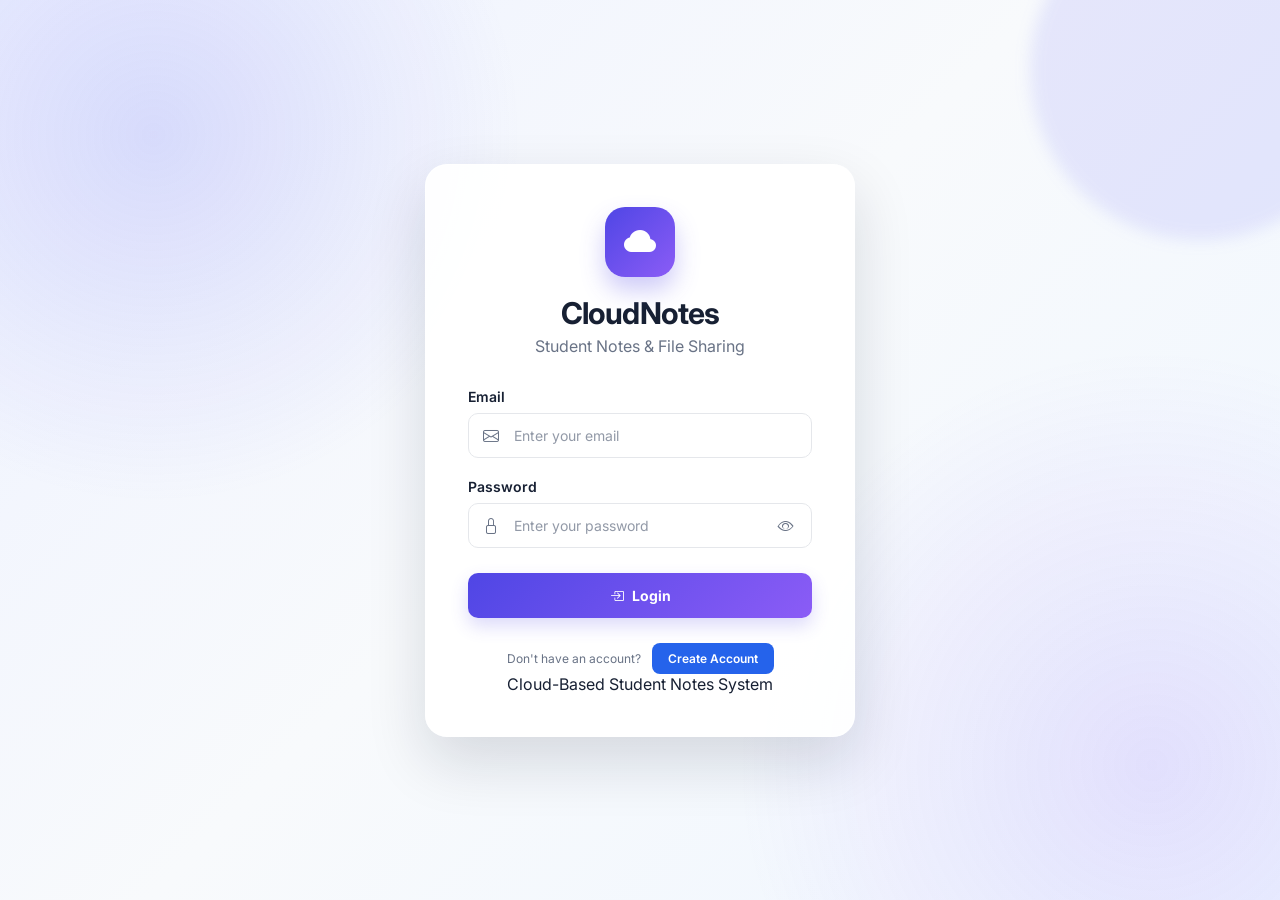
<file: frontend/index.html>
<!DOCTYPE html>
<html lang="en">

<head>
    <meta charset="UTF-8">
    <meta name="viewport" content="width=device-width, initial-scale=1.0">

    <title>CloudNotes | Login</title>

    <link rel="stylesheet" href="https://cdn.jsdelivr.net/npm/bootstrap-icons@1.11.3/font/bootstrap-icons.min.css">

    <link rel="stylesheet" href="css/style.css">
</head>

<body class="login-page">

    <div class="login-container">

        <div class="login-card">

            <div class="brand-logo">
                <i class="bi bi-cloud-fill"></i>
            </div>

            <h1>CloudNotes</h1>

            <p class="login-subtitle">
                Student Notes & File Sharing
            </p>

            <form id="loginForm">

                <div class="form-group">
                    <label>Email</label>

                    <div class="input-wrapper">
                        <i class="bi bi-envelope"></i>
                        <input type="email" id="email" placeholder="Enter your email" required>
                    </div>
                </div>

                <div class="form-group">
                    <label>Password</label>

                    <div class="input-wrapper">
                        <i class="bi bi-lock"></i>

                        <input type="password" id="password" placeholder="Enter your password" required>

                        <button type="button" class="password-toggle" onclick="togglePassword()">
                            <i class="bi bi-eye" id="passwordIcon"></i>
                        </button>
                    </div>
                </div>

                <button type="submit" class="btn btn-primary login-btn">
                    <i class="bi bi-box-arrow-in-right"></i>
                    Login
                </button>

            </form>

            <div id="loginMessage" class="message"></div>


            <p class="login-footer">
                Don't have an account?
                <a href="register.html">Create Account</a>
            </p>

                Cloud-Based Student Notes System
            </p>

        </div>

    </div>

    <script src="js/app.js"></script>

</body>

</html>
</file>
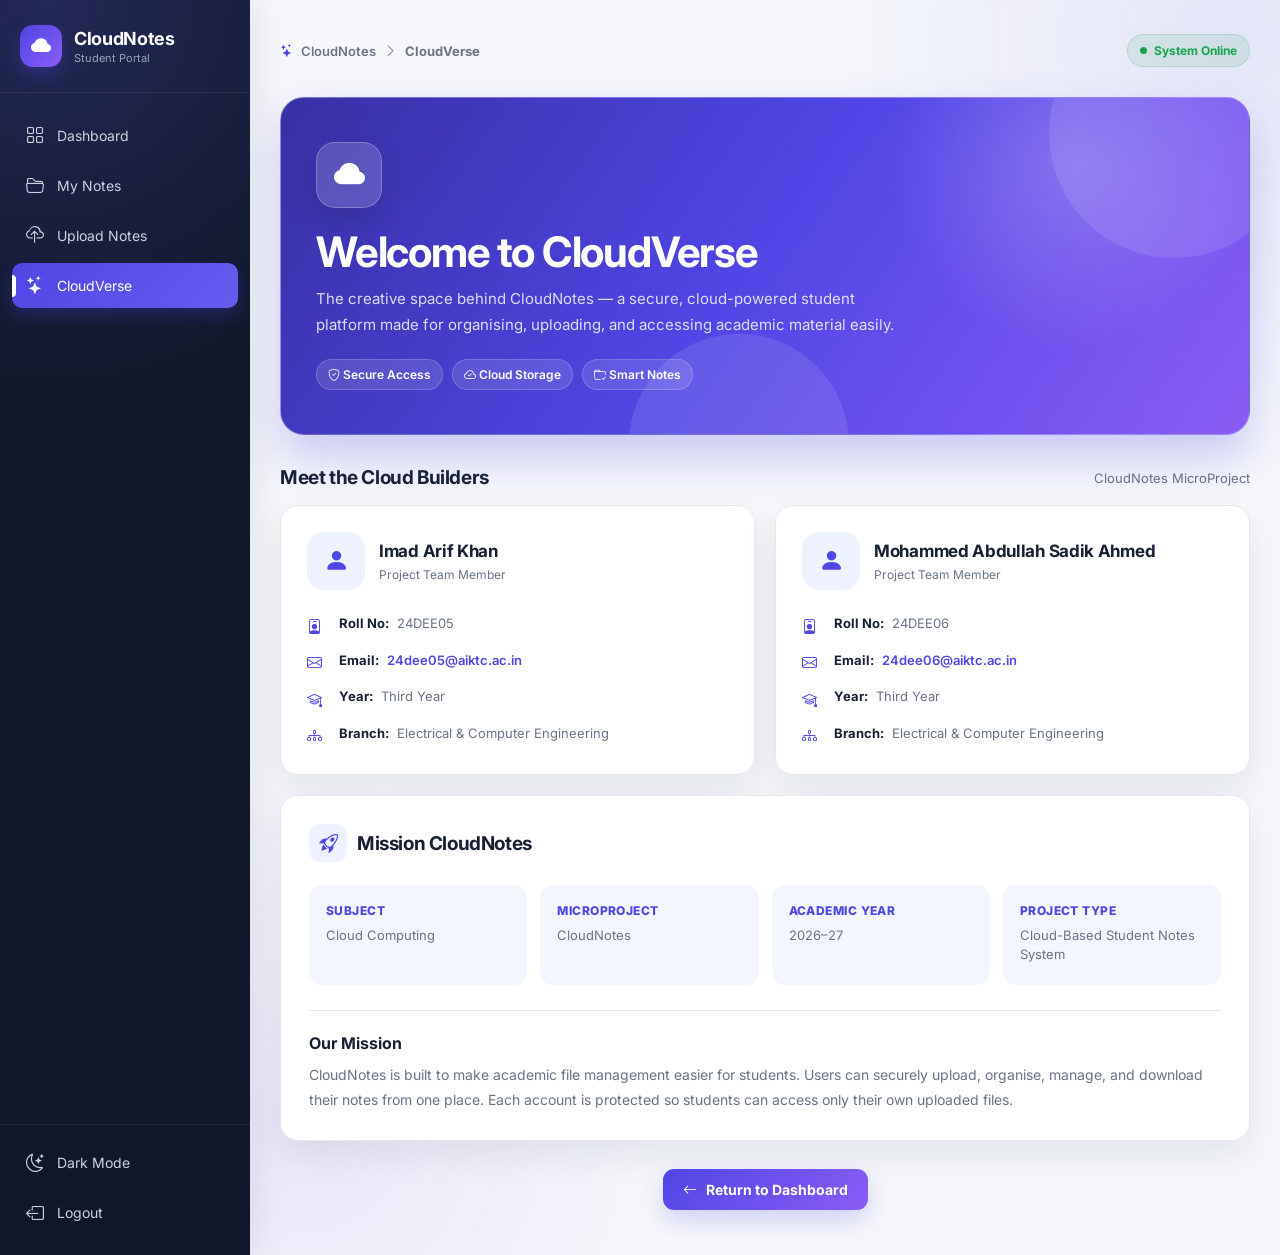
<file: frontend/about.html>
<!DOCTYPE html>
<html lang="en">

<head>
    <meta charset="UTF-8">
    <meta name="viewport" content="width=device-width, initial-scale=1.0">

    <title>CloudNotes | CloudVerse</title>

    <link rel="stylesheet" href="https://cdn.jsdelivr.net/npm/bootstrap-icons@1.11.3/font/bootstrap-icons.min.css">

    <!-- Main project CSS -->
    <link rel="stylesheet" href="css/style.css">

    <!-- CloudVerse page CSS only -->
    <style>
        .about-page {
            --cv-primary: var(--primary, #2563eb);
            --cv-accent: #8b5cf6;
            --cv-bg: #f5f7fb;
            --cv-surface: #ffffff;
            --cv-text: #172033;
            --cv-muted: #697386;
            --cv-border: #e5e7eb;
            --cv-soft: #eef2ff;
            --cv-shadow: 0 15px 35px rgba(15, 23, 42, 0.08);
            --cv-ease: cubic-bezier(0.16, 1, 0.3, 1);

            position: relative;
            min-height: 100vh;
            overflow: hidden;
            padding: 34px 30px 45px;
            background:
                radial-gradient(circle at 95% 3%, rgba(99, 102, 241, 0.12), transparent 25%),
                radial-gradient(circle at 5% 90%, rgba(139, 92, 246, 0.1), transparent 24%),
                var(--cv-bg);
            color: var(--cv-text);
            transition: background 500ms var(--cv-ease), color 500ms var(--cv-ease);
        }

        body.dark .about-page {
            --cv-bg: #0b1120;
            --cv-surface: #111b2e;
            --cv-text: #edf2f7;
            --cv-muted: #9aa9bd;
            --cv-border: #26364f;
            --cv-soft: rgba(79, 70, 229, 0.17);
            --cv-shadow: 0 18px 42px rgba(0, 0, 0, 0.28);
        }

        .about-page::after {
            content: "";
            position: fixed;
            top: 50%;
            left: 50%;
            z-index: 9999;
            width: 170vmax;
            height: 170vmax;
            border-radius: 50%;
            opacity: 0;
            pointer-events: none;
            transform: translate(-50%, -50%) scale(0);
        }

        body.cloudverse-wave .about-page::after {
            background:
                radial-gradient(circle, rgba(99, 102, 241, 0.45), rgba(79, 70, 229, 0.16) 36%, transparent 68%);
            animation: cloudverseWave 850ms var(--cv-ease) forwards;
        }

        .cloudverse-topbar {
            display: flex;
            align-items: center;
            justify-content: space-between;
            max-width: 1120px;
            margin: 0 auto 30px;
            animation: cloudverseSlideDown 600ms var(--cv-ease) both;
        }

        .cloudverse-topbar-left {
            display: flex;
            align-items: center;
            gap: 12px;
        }

        .cloudverse-menu-toggle {
            display: none;
            width: 42px;
            height: 42px;
            border: 1px solid var(--cv-border);
            border-radius: 11px;
            background: var(--cv-surface);
            color: var(--cv-text);
            cursor: pointer;
            font-size: 21px;
            transition: 220ms var(--cv-ease);
        }

        .cloudverse-menu-toggle:hover {
            border-color: var(--cv-primary);
            color: var(--cv-primary);
            transform: translateY(-2px);
        }

        .cloudverse-breadcrumb {
            display: flex;
            align-items: center;
            gap: 8px;
            color: var(--cv-muted);
            font-size: 13px;
            font-weight: 600;
        }

        .cloudverse-breadcrumb i:first-child {
            color: var(--cv-primary);
        }

        .cloudverse-status {
            display: inline-flex;
            align-items: center;
            gap: 7px;
            padding: 8px 12px;
            border: 1px solid rgba(22, 163, 74, 0.18);
            border-radius: 30px;
            background: rgba(22, 163, 74, 0.1);
            color: #16a34a;
            font-size: 12px;
            font-weight: 700;
        }

        .cloudverse-status::before {
            content: "";
            width: 7px;
            height: 7px;
            border-radius: 50%;
            background: currentColor;
            animation: cloudversePulse 2s infinite;
        }

        .about-container {
            position: relative;
            z-index: 1;
            max-width: 1120px;
            margin: auto;
        }

        .cloudverse-hero {
            position: relative;
            overflow: hidden;
            margin-bottom: 25px;
            padding: 44px 35px;
            border: 1px solid rgba(255, 255, 255, 0.25);
            border-radius: 24px;
            background:
                radial-gradient(circle at 82% 20%, rgba(255, 255, 255, 0.2), transparent 22%),
                linear-gradient(125deg, #3730a3 0%, #4f46e5 48%, #8b5cf6 100%);
            box-shadow: 0 22px 45px rgba(79, 70, 229, 0.26);
            color: #fff;
            animation: cloudverseHeroEnter 700ms 80ms var(--cv-ease) both;
        }

        .cloudverse-hero::before,
        .cloudverse-hero::after {
            content: "";
            position: absolute;
            border-radius: 50%;
            background: rgba(255, 255, 255, 0.1);
            pointer-events: none;
        }

        .cloudverse-hero::before {
            top: -90px;
            right: -50px;
            width: 250px;
            height: 250px;
        }

        .cloudverse-hero::after {
            bottom: -120px;
            left: 36%;
            width: 220px;
            height: 220px;
        }

        .cloudverse-hero-content {
            position: relative;
            z-index: 1;
            max-width: 650px;
        }

        .cloudverse-icon {
            display: grid;
            width: 66px;
            height: 66px;
            place-items: center;
            margin-bottom: 18px;
            border: 1px solid rgba(255, 255, 255, 0.24);
            border-radius: 19px;
            background: rgba(255, 255, 255, 0.16);
            box-shadow: 0 12px 24px rgba(15, 23, 42, 0.15);
            font-size: 31px;
            animation: cloudverseFloat 3s ease-in-out infinite;
        }

        .cloudverse-hero h1 {
            margin-bottom: 9px;
            font-size: clamp(30px, 4vw, 42px);
            letter-spacing: -1.2px;
        }

        .cloudverse-hero p {
            max-width: 600px;
            color: rgba(255, 255, 255, 0.82);
            font-size: 15px;
            line-height: 1.7;
        }

        .cloudverse-tags {
            display: flex;
            flex-wrap: wrap;
            gap: 9px;
            margin-top: 22px;
        }

        .cloudverse-tags span {
            padding: 7px 11px;
            border: 1px solid rgba(255, 255, 255, 0.18);
            border-radius: 20px;
            background: rgba(255, 255, 255, 0.12);
            color: #fff;
            font-size: 12px;
            font-weight: 600;
        }

        .cloudverse-section-heading {
            display: flex;
            align-items: center;
            justify-content: space-between;
            margin: 31px 0 16px;
        }

        .cloudverse-section-heading h2 {
            color: var(--cv-text);
            font-size: 19px;
            letter-spacing: -0.4px;
        }

        .cloudverse-section-heading span {
            color: var(--cv-muted);
            font-size: 13px;
        }

        .member-grid {
            display: grid;
            grid-template-columns: repeat(2, 1fr);
            gap: 20px;
        }

        .member-card,
        .project-card {
            border: 1px solid var(--cv-border);
            border-radius: 18px;
            background: var(--cv-surface);
            box-shadow: var(--cv-shadow);
            transition:
                transform 300ms var(--cv-ease),
                box-shadow 300ms var(--cv-ease),
                border-color 300ms var(--cv-ease),
                background 500ms var(--cv-ease);
        }

        .member-card {
            position: relative;
            overflow: hidden;
            padding: 26px;
            animation: cloudverseCardEnter 600ms var(--cv-ease) both;
        }

        .member-card:nth-child(2) {
            animation-delay: 110ms;
        }

        .member-card::before {
            content: "";
            position: absolute;
            top: 0;
            right: 0;
            left: 0;
            height: 4px;
            background: linear-gradient(90deg, var(--cv-primary), #8b5cf6);
            transform: scaleX(0);
            transform-origin: left;
            transition: transform 350ms var(--cv-ease);
        }

        .member-card:hover,
        .project-card:hover {
            border-color: rgba(79, 70, 229, 0.35);
            box-shadow: 0 22px 42px rgba(15, 23, 42, 0.13);
            transform: translateY(-6px);
        }

        .member-card:hover::before {
            transform: scaleX(1);
        }

        .member-profile {
            display: flex;
            align-items: center;
            gap: 14px;
            margin-bottom: 24px;
        }

        .member-icon {
            display: grid;
            width: 58px;
            height: 58px;
            flex-shrink: 0;
            place-items: center;
            border-radius: 17px;
            background: var(--cv-soft);
            color: var(--cv-primary);
            font-size: 25px;
            transition: 300ms var(--cv-ease);
        }

        .member-card:hover .member-icon {
            background: linear-gradient(135deg, var(--cv-primary), var(--cv-accent));
            box-shadow: 0 10px 20px rgba(79, 70, 229, 0.24);
            color: #fff;
            transform: rotate(-7deg) scale(1.08);
        }

        .member-card h3 {
            color: var(--cv-text);
            font-size: 17px;
            line-height: 1.35;
            letter-spacing: -0.3px;
        }

        .member-role {
            display: block;
            margin-top: 4px;
            color: var(--cv-muted);
            font-size: 12px;
        }

        .member-info {
            display: flex;
            flex-direction: column;
            gap: 12px;
        }

        .info-row {
            display: grid;
            grid-template-columns: 22px 1fr;
            gap: 10px;
            align-items: start;
            color: var(--cv-muted);
            font-size: 13px;
            line-height: 1.5;
            transition: transform 200ms var(--cv-ease), color 200ms var(--cv-ease);
        }

        .info-row:hover {
            color: var(--cv-text);
            transform: translateX(4px);
        }

        .info-row>i {
            padding-top: 2px;
            color: var(--cv-primary);
            font-size: 15px;
        }

        .info-label {
            margin-right: 4px;
            color: var(--cv-text);
            font-weight: 700;
        }

        .info-row a {
            color: var(--cv-primary);
            font-weight: 600;
            text-decoration: none;
        }

        .info-row a:hover {
            text-decoration: underline;
        }

        .project-card {
            margin-top: 20px;
            padding: 28px;
            animation: cloudverseCardEnter 650ms 220ms var(--cv-ease) both;
        }

        .project-title {
            display: flex;
            align-items: center;
            gap: 10px;
            margin-bottom: 23px;
            color: var(--cv-text);
            font-size: 19px;
            letter-spacing: -0.4px;
        }

        .project-title i {
            display: grid;
            width: 38px;
            height: 38px;
            place-items: center;
            border-radius: 11px;
            background: var(--cv-soft);
            color: var(--cv-primary);
            font-size: 19px;
        }

        .project-details {
            display: grid;
            grid-template-columns: repeat(4, 1fr);
            gap: 13px;
            margin-bottom: 25px;
        }

        .project-detail {
            min-height: 100px;
            padding: 16px;
            border: 1px solid transparent;
            border-radius: 13px;
            background: color-mix(in srgb, var(--cv-soft) 70%, transparent);
            color: var(--cv-muted);
            font-size: 13px;
            line-height: 1.45;
            transition: 250ms var(--cv-ease);
        }

        .project-detail:hover {
            border-color: rgba(79, 70, 229, 0.2);
            background: var(--cv-soft);
            color: var(--cv-text);
            transform: translateY(-3px);
        }

        .project-detail strong {
            display: block;
            margin-bottom: 7px;
            color: var(--cv-primary);
            font-size: 12px;
            font-weight: 800;
            text-transform: uppercase;
            letter-spacing: 0.45px;
        }

        .project-description {
            padding-top: 22px;
            border-top: 1px solid var(--cv-border);
        }

        .project-description h3 {
            margin-bottom: 9px;
            color: var(--cv-text);
            font-size: 16px;
        }

        .project-description p {
            max-width: 900px;
            color: var(--cv-muted);
            font-size: 14px;
            line-height: 1.8;
        }

        .back-dashboard {
            display: flex;
            justify-content: center;
            margin-top: 28px;
            animation: cloudverseCardEnter 650ms 320ms var(--cv-ease) both;
        }

        .back-dashboard a {
            position: relative;
            display: inline-flex;
            align-items: center;
            gap: 9px;
            overflow: hidden;
            padding: 12px 20px;
            border-radius: 11px;
            background: linear-gradient(135deg, var(--cv-primary), var(--cv-accent));
            box-shadow: 0 10px 22px rgba(79, 70, 229, 0.22);
            color: #fff;
            font-size: 14px;
            font-weight: 700;
            text-decoration: none;
            transition: 250ms var(--cv-ease);
        }

        .back-dashboard a::before {
            content: "";
            position: absolute;
            inset: 0;
            background: linear-gradient(105deg, transparent 32%, rgba(255, 255, 255, 0.27) 50%, transparent 68%);
            transform: translateX(-120%);
            transition: transform 600ms var(--cv-ease);
        }

        .back-dashboard a:hover {
            box-shadow: 0 16px 30px rgba(79, 70, 229, 0.3);
            transform: translateY(-3px);
        }

        .back-dashboard a:hover::before {
            transform: translateX(120%);
        }

        .sidebar-backdrop {
            display: none;
        }

        .about-exiting {
            pointer-events: none;
            animation: cloudverseExit 420ms var(--cv-ease) forwards;
        }

        @keyframes cloudverseSlideDown {
            from {
                opacity: 0;
                transform: translateY(-16px);
            }

            to {
                opacity: 1;
                transform: translateY(0);
            }
        }

        @keyframes cloudverseHeroEnter {
            from {
                opacity: 0;
                transform: translateY(22px) scale(0.98);
            }

            to {
                opacity: 1;
                transform: translateY(0) scale(1);
            }
        }

        @keyframes cloudverseCardEnter {
            from {
                opacity: 0;
                transform: translateY(20px);
            }

            to {
                opacity: 1;
                transform: translateY(0);
            }
        }

        @keyframes cloudverseFloat {

            0%,
            100% {
                transform: translateY(0);
            }

            50% {
                transform: translateY(-7px);
            }
        }

        @keyframes cloudversePulse {
            0% {
                box-shadow: 0 0 0 0 rgba(22, 163, 74, 0.45);
            }

            70% {
                box-shadow: 0 0 0 7px rgba(22, 163, 74, 0);
            }

            100% {
                box-shadow: 0 0 0 0 rgba(22, 163, 74, 0);
            }
        }

        @keyframes cloudverseWave {
            0% {
                opacity: 0.8;
                transform: translate(-50%, -50%) scale(0);
            }

            70% {
                opacity: 0.16;
            }

            100% {
                opacity: 0;
                transform: translate(-50%, -50%) scale(1);
            }
        }

        @keyframes cloudverseExit {
            to {
                opacity: 0;
                filter: blur(5px);
                transform: scale(0.985);
            }
        }

        @media (max-width: 1100px) {
            .project-details {
                grid-template-columns: repeat(2, 1fr);
            }
        }

        @media (max-width: 768px) {
            .about-page {
                padding: 20px 15px 34px;
            }

            .cloudverse-menu-toggle {
                display: grid;
                place-items: center;
            }

            .cloudverse-topbar {
                margin-bottom: 20px;
            }

            .cloudverse-status {
                display: none;
            }

            .cloudverse-hero {
                padding: 32px 23px;
                border-radius: 19px;
            }

            .member-grid {
                grid-template-columns: 1fr;
            }

            .sidebar-backdrop {
                position: fixed;
                inset: 0;
                z-index: 90;
                background: rgba(2, 6, 23, 0.52);
                opacity: 0;
                pointer-events: none;
                transition: opacity 250ms ease;
            }

            .sidebar-backdrop.show {
                opacity: 1;
                pointer-events: auto;
            }
        }

        @media (max-width: 500px) {
            .cloudverse-breadcrumb span {
                display: none;
            }

            .cloudverse-hero h1 {
                font-size: 30px;
            }

            .cloudverse-icon {
                width: 58px;
                height: 58px;
                font-size: 27px;
            }

            .member-card,
            .project-card {
                padding: 21px;
                border-radius: 15px;
            }

            .project-details {
                grid-template-columns: 1fr;
            }

            .project-detail {
                min-height: auto;
            }
        }

        @media (prefers-reduced-motion: reduce) {

            .about-page *,
            .about-page *::before,
            .about-page *::after {
                animation-duration: 0.01ms !important;
                animation-iteration-count: 1 !important;
                transition-duration: 0.01ms !important;
            }
        }
    </style>
</head>

<body>

    <div class="app">

        <!-- SIDEBAR -->
        <aside class="sidebar" id="sidebar">

            <div class="sidebar-brand">
                <div class="brand-icon">
                    <i class="bi bi-cloud-fill"></i>
                </div>

                <div>
                    <h2>CloudNotes</h2>
                    <span>Student Portal</span>
                </div>
            </div>

            <nav class="sidebar-nav">

                <a href="dashboard.html" class="nav-link">
                    <i class="bi bi-grid"></i>
                    <span>Dashboard</span>
                </a>

                <a href="files.html" class="nav-link">
                    <i class="bi bi-folder2-open"></i>
                    <span>My Notes</span>
                </a>

                <a href="upload.html" class="nav-link">
                    <i class="bi bi-cloud-upload"></i>
                    <span>Upload Notes</span>
                </a>

                <!-- Unique About Page Link -->
                <a href="about.html" class="nav-link active">
                    <i class="bi bi-stars"></i>
                    <span>CloudVerse</span>
                </a>

            </nav>

            <div class="sidebar-bottom">

                <button class="nav-link theme-btn" type="button" onclick="toggleTheme()">
                    <i class="bi bi-moon-stars"></i>
                    <span>Dark Mode</span>
                </button>

                <button class="nav-link logout-btn" type="button" onclick="logout()">
                    <i class="bi bi-box-arrow-left"></i>
                    <span>Logout</span>
                </button>

            </div>

        </aside>

        <div class="sidebar-backdrop" id="sidebarBackdrop"></div>

        <main class="main-content">

            <section class="about-page">

                <div class="cloudverse-topbar">

                    <div class="cloudverse-topbar-left">

                        <button class="cloudverse-menu-toggle" type="button" onclick="toggleSidebar()"
                            aria-label="Open menu">
                            <i class="bi bi-list"></i>
                        </button>

                        <div class="cloudverse-breadcrumb">
                            <i class="bi bi-stars"></i>
                            <span>CloudNotes</span>
                            <i class="bi bi-chevron-right"></i>
                            <strong>CloudVerse</strong>
                        </div>

                    </div>

                    <div class="cloudverse-status">System Online</div>

                </div>

                <div class="about-container">

                    <section class="cloudverse-hero">

                        <div class="cloudverse-hero-content">

                            <div class="cloudverse-icon">
                                <i class="bi bi-cloud-fill"></i>
                            </div>

                            <h1>Welcome to CloudVerse</h1>

                            <p>
                                The creative space behind CloudNotes — a secure,
                                cloud-powered student platform made for organising,
                                uploading, and accessing academic material easily.
                            </p>

                            <div class="cloudverse-tags">
                                <span><i class="bi bi-shield-check"></i> Secure Access</span>
                                <span><i class="bi bi-cloud-check"></i> Cloud Storage</span>
                                <span><i class="bi bi-folder-check"></i> Smart Notes</span>
                            </div>

                        </div>

                    </section>

                    <div class="cloudverse-section-heading">
                        <h2>Meet the Cloud Builders</h2>
                        <span>CloudNotes MicroProject</span>
                    </div>

                    <section class="member-grid">

                        <article class="member-card">

                            <div class="member-profile">
                                <div class="member-icon">
                                    <i class="bi bi-person-fill"></i>
                                </div>

                                <div>
                                    <h3>Imad Arif Khan</h3>
                                    <span class="member-role">Project Team Member</span>
                                </div>
                            </div>

                            <div class="member-info">

                                <div class="info-row">
                                    <i class="bi bi-person-badge"></i>
                                    <div>
                                        <span class="info-label">Roll No:</span>
                                        24DEE05
                                    </div>
                                </div>

                                <div class="info-row">
                                    <i class="bi bi-envelope"></i>
                                    <div>
                                        <span class="info-label">Email:</span>
                                        <a href="mailto:24dee05@aiktc.ac.in">24dee05@aiktc.ac.in</a>
                                    </div>
                                </div>

                                <div class="info-row">
                                    <i class="bi bi-mortarboard"></i>
                                    <div>
                                        <span class="info-label">Year:</span>
                                        Third Year
                                    </div>
                                </div>

                                <div class="info-row">
                                    <i class="bi bi-diagram-3"></i>
                                    <div>
                                        <span class="info-label">Branch:</span>
                                        Electrical &amp; Computer Engineering
                                    </div>
                                </div>

                            </div>

                        </article>

                        <article class="member-card">

                            <div class="member-profile">
                                <div class="member-icon">
                                    <i class="bi bi-person-fill"></i>
                                </div>

                                <div>
                                    <h3>Mohammed Abdullah Sadik Ahmed</h3>
                                    <span class="member-role">Project Team Member</span>
                                </div>
                            </div>

                            <div class="member-info">

                                <div class="info-row">
                                    <i class="bi bi-person-badge"></i>
                                    <div>
                                        <span class="info-label">Roll No:</span>
                                        24DEE06
                                    </div>
                                </div>

                                <div class="info-row">
                                    <i class="bi bi-envelope"></i>
                                    <div>
                                        <span class="info-label">Email:</span>
                                        <a href="mailto:24dee06@aiktc.ac.in">24dee06@aiktc.ac.in</a>
                                    </div>
                                </div>

                                <div class="info-row">
                                    <i class="bi bi-mortarboard"></i>
                                    <div>
                                        <span class="info-label">Year:</span>
                                        Third Year
                                    </div>
                                </div>

                                <div class="info-row">
                                    <i class="bi bi-diagram-3"></i>
                                    <div>
                                        <span class="info-label">Branch:</span>
                                        Electrical &amp; Computer Engineering
                                    </div>
                                </div>

                            </div>

                        </article>

                    </section>

                    <section class="project-card">

                        <h2 class="project-title">
                            <i class="bi bi-rocket-takeoff"></i>
                            Mission CloudNotes
                        </h2>

                        <div class="project-details">

                            <div class="project-detail">
                                <strong>Subject</strong>
                                Cloud Computing
                            </div>

                            <div class="project-detail">
                                <strong>MicroProject</strong>
                                CloudNotes
                            </div>

                            <div class="project-detail">
                                <strong>Academic Year</strong>
                                2026–27
                            </div>

                            <div class="project-detail">
                                <strong>Project Type</strong>
                                Cloud-Based Student Notes System
                            </div>

                        </div>

                        <div class="project-description">
                            <h3>Our Mission</h3>

                            <p>
                                CloudNotes is built to make academic file management easier
                                for students. Users can securely upload, organise, manage,
                                and download their notes from one place. Each account is
                                protected so students can access only their own uploaded files.
                            </p>
                        </div>

                    </section>

                    <div class="back-dashboard">
                        <a href="dashboard.html">
                            <i class="bi bi-arrow-left"></i>
                            Return to Dashboard
                        </a>
                    </div>

                </div>

            </section>

        </main>

    </div>

    <script>
        const sidebar = document.getElementById("sidebar");
        const sidebarBackdrop = document.getElementById("sidebarBackdrop");
        const themeButton = document.querySelector(".theme-btn");

        function updateThemeButton() {
            const isDark = document.body.classList.contains("dark");

            themeButton.querySelector("i").className = isDark
                ? "bi bi-sun-fill"
                : "bi bi-moon-stars";

            themeButton.querySelector("span").textContent = isDark
                ? "Light Mode"
                : "Dark Mode";
        }

        function toggleTheme() {
            document.body.classList.remove("cloudverse-wave");
            void document.body.offsetWidth;

            document.body.classList.toggle("dark");
            document.body.classList.add("cloudverse-wave");

            localStorage.setItem(
                "cloudNotesTheme",
                document.body.classList.contains("dark") ? "dark" : "light"
            );

            updateThemeButton();
        }

        function toggleSidebar() {
            sidebar.classList.toggle("open");
            sidebarBackdrop.classList.toggle("show");
        }

        sidebarBackdrop.addEventListener("click", toggleSidebar);

        function logout() {
            document.querySelector(".app").classList.add("about-exiting");

            setTimeout(() => {
                window.location.href = "index.html";
            }, 420);
        }

        if (localStorage.getItem("cloudNotesTheme") === "dark") {
            document.body.classList.add("dark");
        }

        updateThemeButton();
    </script>

</body>

</html>
</file>
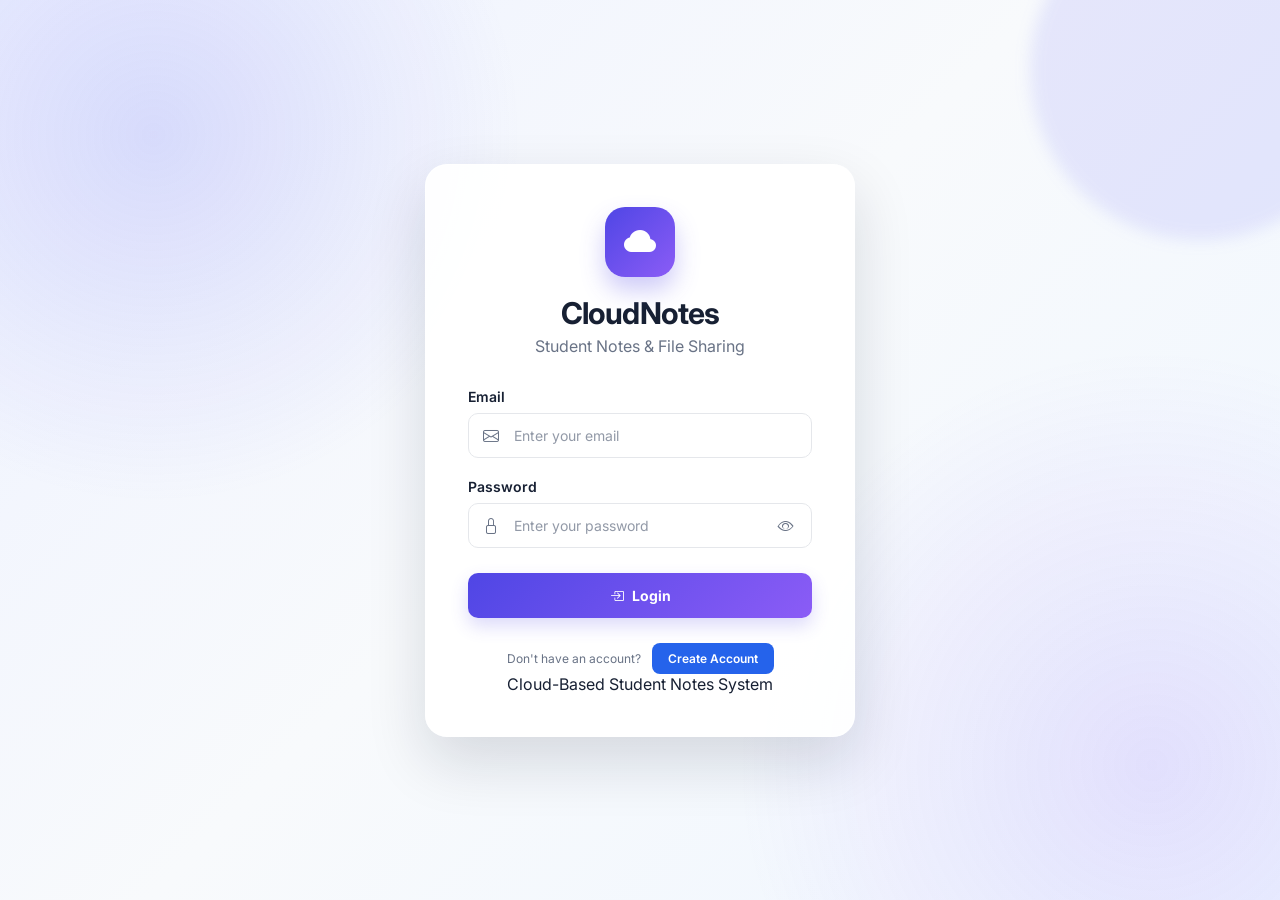
<file: frontend/dashboard.html>
<!DOCTYPE html>
<html lang="en">

<head>

    <meta charset="UTF-8">
    <meta name="viewport" content="width=device-width, initial-scale=1.0">

    <title>CloudNotes | Dashboard</title>

    <link rel="stylesheet" href="https://cdn.jsdelivr.net/npm/bootstrap-icons@1.11.3/font/bootstrap-icons.min.css">

    <link rel="stylesheet" href="css/style.css">

</head>

<body>

    <div class="app">

        <!-- SIDEBAR -->

        <aside class="sidebar" id="sidebar">

            <div class="sidebar-brand">

                <div class="brand-icon">
                    <i class="bi bi-cloud-fill"></i>
                </div>

                <div>
                    <h2>CloudNotes</h2>
                    <span>Student Portal</span>
                </div>

            </div>


            <nav class="sidebar-nav">

                <a href="dashboard.html" class="nav-link active">
                    <i class="bi bi-grid"></i>
                    <span>Dashboard</span>
                </a>

                <a href="files.html" class="nav-link">
                    <i class="bi bi-folder2-open"></i>
                    <span>My Notes</span>
                </a>

                <a href="upload.html" class="nav-link">
                    <i class="bi bi-cloud-upload"></i>
                    <span>Upload Notes</span>
                </a>

                <a href="about.html" class="nav-link active">
                    <i class="bi bi-stars"></i>
                    <span>CloudVerse</span>
                </a>

            </nav>


            <div class="sidebar-bottom">

                <button class="nav-link theme-btn" onclick="toggleTheme()">
                    <i class="bi bi-moon-stars"></i>
                    <span>Dark Mode</span>
                </button>

                <button class="nav-link logout-btn" onclick="logout()">
                    <i class="bi bi-box-arrow-left"></i>
                    <span>Logout</span>
                </button>

            </div>

        </aside>


        <!-- MAIN -->

        <main class="main-content">

            <!-- TOPBAR -->

            <header class="topbar">

                <button class="mobile-menu" onclick="toggleSidebar()">
                    <i class="bi bi-list"></i>
                </button>

                <div>

                    <h1>Dashboard</h1>

                    <p>
                        Welcome back to CloudNotes 👋
                    </p>

                </div>

                <div class="topbar-actions">

                    <button class="icon-btn" onclick="toggleTheme()">
                        <i class="bi bi-moon-stars"></i>
                    </button>

                    <div class="user-avatar">
                        IM
                    </div>

                </div>

            </header>


            <!-- DASHBOARD -->

            <section class="content">


                <!-- STAT CARDS -->

                <div class="stats-grid">

                    <div class="stat-card">

                        <div class="stat-icon blue">
                            <i class="bi bi-folder-fill"></i>
                        </div>

                        <div>

                            <span>Total Notes</span>

                            <h2 id="totalFiles">
                                0
                            </h2>

                        </div>

                    </div>


                    <div class="stat-card">

                        <div class="stat-icon green">
                            <i class="bi bi-cloud-arrow-up-fill"></i>
                        </div>

                        <div>

                            <span>My Uploads</span>

                            <h2 id="myUploads">
                                0
                            </h2>

                        </div>

                    </div>


                    <div class="stat-card">

                        <div class="stat-icon purple">
                            <i class="bi bi-hdd-fill"></i>
                        </div>

                        <div>

                            <span>Storage Used</span>

                            <h2 id="storageUsed">
                                0 MB
                            </h2>

                        </div>

                    </div>


                    <div class="stat-card">

                        <div class="stat-icon orange">
                            <i class="bi bi-book-fill"></i>
                        </div>

                        <div>

                            <span>Subjects</span>

                            <h2 id="totalSubjects">
                                0
                            </h2>

                        </div>

                    </div>

                </div>


                <!-- QUICK ACTIONS -->

                <div class="section-header">

                    <div>

                        <h2>Quick Actions</h2>

                        <p>
                            Manage your academic notes
                        </p>

                    </div>

                </div>


                <div class="quick-grid">

                    <a href="upload.html" class="quick-card">

                        <div class="quick-icon">
                            <i class="bi bi-cloud-upload"></i>
                        </div>

                        <div>

                            <h3>Upload Notes</h3>

                            <p>
                                Upload a PDF or document
                            </p>

                        </div>

                        <i class="bi bi-arrow-right"></i>

                    </a>


                    <a href="files.html" class="quick-card">

                        <div class="quick-icon">
                            <i class="bi bi-folder2-open"></i>
                        </div>

                        <div>

                            <h3>View Notes</h3>

                            <p>
                                Browse all available notes
                            </p>

                        </div>

                        <i class="bi bi-arrow-right"></i>

                    </a>

                </div>


                <!-- RECENT FILES -->

                <div class="section-header">

                    <div>

                        <h2>Recent Notes</h2>

                        <p>
                            Recently uploaded documents
                        </p>

                    </div>

                    <a href="files.html" class="view-all">
                        View All
                    </a>

                </div>


                <div class="table-card">

                    <div class="table-responsive">

                        <table>

                            <thead>

                                <tr>
                                    <th>File</th>
                                    <th>Subject</th>
                                    <th>Uploaded By</th>
                                    <th>Date</th>
                                    <th>Action</th>
                                </tr>

                            </thead>

                            <tbody id="recentFiles">

                            </tbody>

                        </table>

                    </div>

                </div>

            </section>

        </main>

    </div>


    <script src="js/app.js"></script>

</body>

</html>
</file>
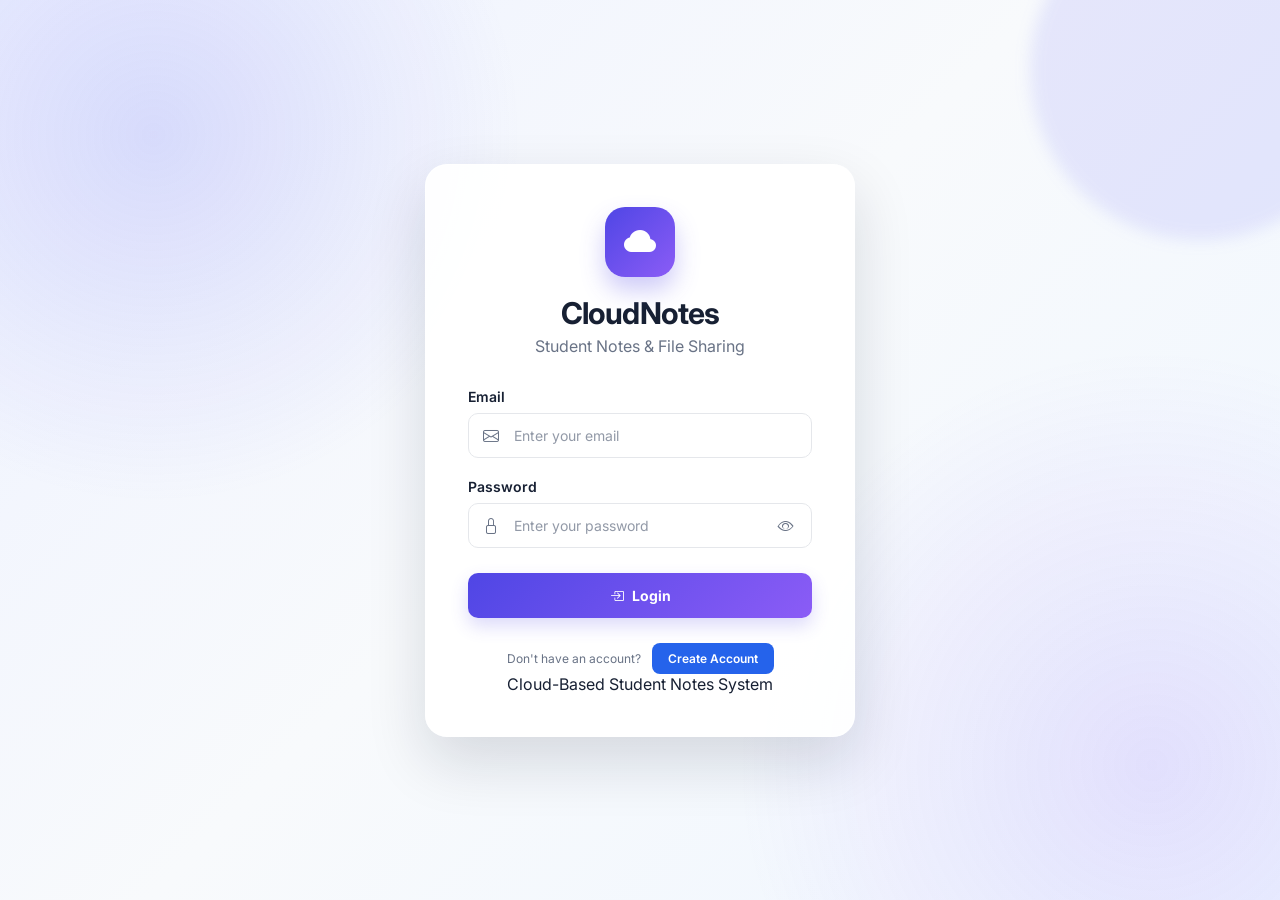
<file: frontend/files.html>
<!DOCTYPE html>
<html lang="en">

<head>

    <meta charset="UTF-8">

    <meta name="viewport" content="width=device-width, initial-scale=1.0">

    <title>CloudNotes | My Notes</title>

    <link rel="stylesheet" href="https://cdn.jsdelivr.net/npm/bootstrap-icons@1.11.3/font/bootstrap-icons.min.css">

    <link rel="stylesheet" href="css/style.css">

</head>

<body>

    <div class="app">

        <!-- SIDEBAR -->

        <aside class="sidebar" id="sidebar">

            <div class="sidebar-brand">

                <div class="brand-icon">
                    <i class="bi bi-cloud-fill"></i>
                </div>

                <div>
                    <h2>CloudNotes</h2>
                    <span>Student Portal</span>
                </div>

            </div>


            <nav class="sidebar-nav">

                <a href="dashboard.html" class="nav-link">
                    <i class="bi bi-grid"></i>
                    <span>Dashboard</span>
                </a>

                <a href="files.html" class="nav-link active">
                    <i class="bi bi-folder2-open"></i>
                    <span>My Notes</span>
                </a>

                <a href="upload.html" class="nav-link">
                    <i class="bi bi-cloud-upload"></i>
                    <span>Upload Notes</span>
                </a>
                <a href="about.html" class="nav-link active">
                    <i class="bi bi-stars"></i>
                    <span>CloudVerse</span>
                </a>

            </nav>


            <div class="sidebar-bottom">

                <button class="nav-link theme-btn" onclick="toggleTheme()">
                    <i class="bi bi-moon-stars"></i>
                    <span>Dark Mode</span>
                </button>

                <button class="nav-link logout-btn" onclick="logout()">
                    <i class="bi bi-box-arrow-left"></i>
                    <span>Logout</span>
                </button>

            </div>

        </aside>


        <main class="main-content">

            <header class="topbar">

                <button class="mobile-menu" onclick="toggleSidebar()">
                    <i class="bi bi-list"></i>
                </button>

                <div>

                    <h1>My Notes</h1>

                    <p>
                        Manage your academic documents
                    </p>

                </div>

                <div class="topbar-actions">

                    <button class="icon-btn" onclick="toggleTheme()">
                        <i class="bi bi-moon-stars"></i>
                    </button>

                    <div class="user-avatar">
                        IM
                    </div>

                </div>

            </header>


            <section class="content">

                <!-- PAGE HEADER -->

                <div class="page-actions">

                    <div>

                        <h2>All Notes</h2>

                        <p>
                            Search and manage your uploaded documents.
                        </p>

                    </div>

                    <a href="upload.html" class="btn btn-primary">

                        <i class="bi bi-cloud-upload"></i>

                        Upload Note

                    </a>

                </div>


                <!-- FILTER -->

                <div class="filter-card">

                    <div class="search-box">

                        <i class="bi bi-search"></i>

                        <input type="text" id="searchFiles" placeholder="Search notes..." oninput="renderFiles()">

                    </div>


                    <select id="subjectFilter" onchange="renderFiles()">

                        <option value="all">
                            All Subjects
                        </option>

                        <option value="Cloud Computing">
                            Cloud Computing
                        </option>

                        <option value="Python">
                            Python
                        </option>

                        <option value="DBMS">
                            DBMS
                        </option>

                        <option value="Machine Learning">
                            Machine Learning
                        </option>

                    </select>

                </div>


                <!-- FILE TABLE -->

                <div class="table-card">

                    <div class="table-responsive">

                        <table>

                            <thead>

                                <tr>

                                    <th>File</th>
                                    <th>Subject</th>
                                    <th>Uploaded By</th>
                                    <th>Date</th>
                                    <th>Size</th>
                                    <th>Action</th>

                                </tr>

                            </thead>

                            <tbody id="filesTable">

                            </tbody>

                        </table>

                    </div>

                    <div id="emptyState" class="empty-state">

                        <i class="bi bi-folder-x"></i>

                        <h3>No Notes Found</h3>

                        <p>
                            Upload your first academic note.
                        </p>

                        <a href="upload.html" class="btn btn-primary">

                            Upload Note

                        </a>

                    </div>

                </div>

            </section>

        </main>

    </div>

    <script src="js/app.js"></script>

</body>

</html>
</file>
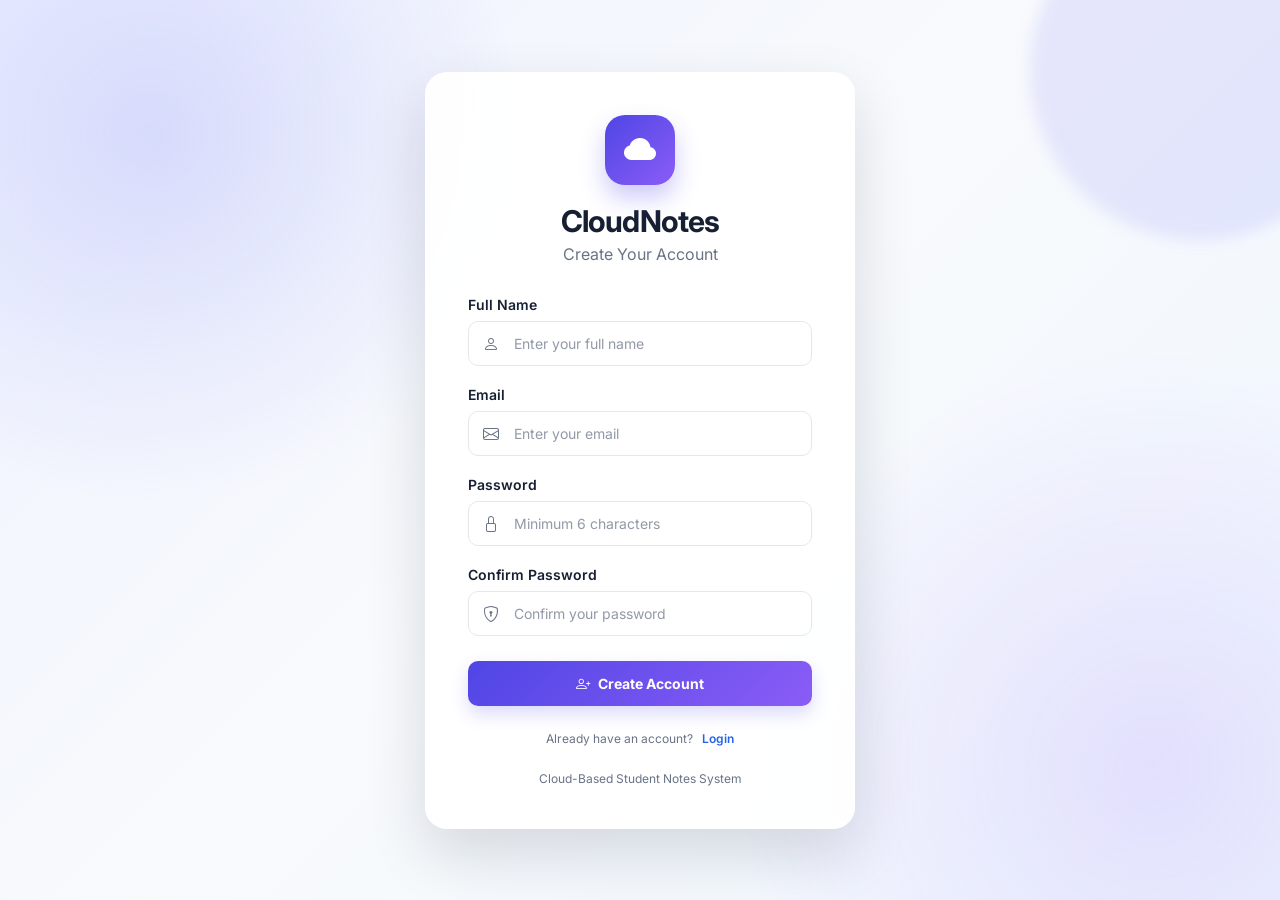
<file: frontend/register.html>
<!DOCTYPE html>
<html lang="en">

<head>
    <meta charset="UTF-8">
    <meta name="viewport" content="width=device-width, initial-scale=1.0">

    <title>CloudNotes | Register</title>

    <link rel="stylesheet" href="https://cdn.jsdelivr.net/npm/bootstrap-icons@1.11.3/font/bootstrap-icons.min.css">

    <link rel="stylesheet" href="css/style.css">
</head>

<body class="login-page">

    <div class="login-container">

        <div class="login-card">

            <div class="brand-logo">
                <i class="bi bi-cloud-fill"></i>
            </div>

            <h1>CloudNotes</h1>

            <p class="login-subtitle">
                Create Your Account
            </p>

            <form id="registerForm">

                <div class="form-group">
                    <label>Full Name</label>

                    <div class="input-wrapper">
                        <i class="bi bi-person"></i>
                        <input
                            type="text"
                            id="registerName"
                            placeholder="Enter your full name"
                            required
                            maxlength="100"
                        >
                    </div>
                </div>

                <div class="form-group">
                    <label>Email</label>

                    <div class="input-wrapper">
                        <i class="bi bi-envelope"></i>
                        <input
                            type="email"
                            id="registerEmail"
                            placeholder="Enter your email"
                            required
                        >
                    </div>
                </div>

                <div class="form-group">
                    <label>Password</label>

                    <div class="input-wrapper">
                        <i class="bi bi-lock"></i>
                        <input
                            type="password"
                            id="registerPassword"
                            placeholder="Minimum 6 characters"
                            minlength="6"
                            required
                        >
                    </div>
                </div>

                <div class="form-group">
                    <label>Confirm Password</label>

                    <div class="input-wrapper">
                        <i class="bi bi-shield-lock"></i>
                        <input
                            type="password"
                            id="registerConfirmPassword"
                            placeholder="Confirm your password"
                            minlength="6"
                            required
                        >
                    </div>
                </div>

                <button type="submit" class="btn btn-primary login-btn">
                    <i class="bi bi-person-plus"></i>
                    Create Account
                </button>

            </form>

            <div id="registerMessage" class="message"></div>

            <p class="login-footer">
                Already have an account?
                <a href="index.html">Login</a>
            </p>

            <p class="login-footer">
                Cloud-Based Student Notes System
            </p>

        </div>

    </div>

    <script src="js/app.js"></script>

</body>

</html>
</file>
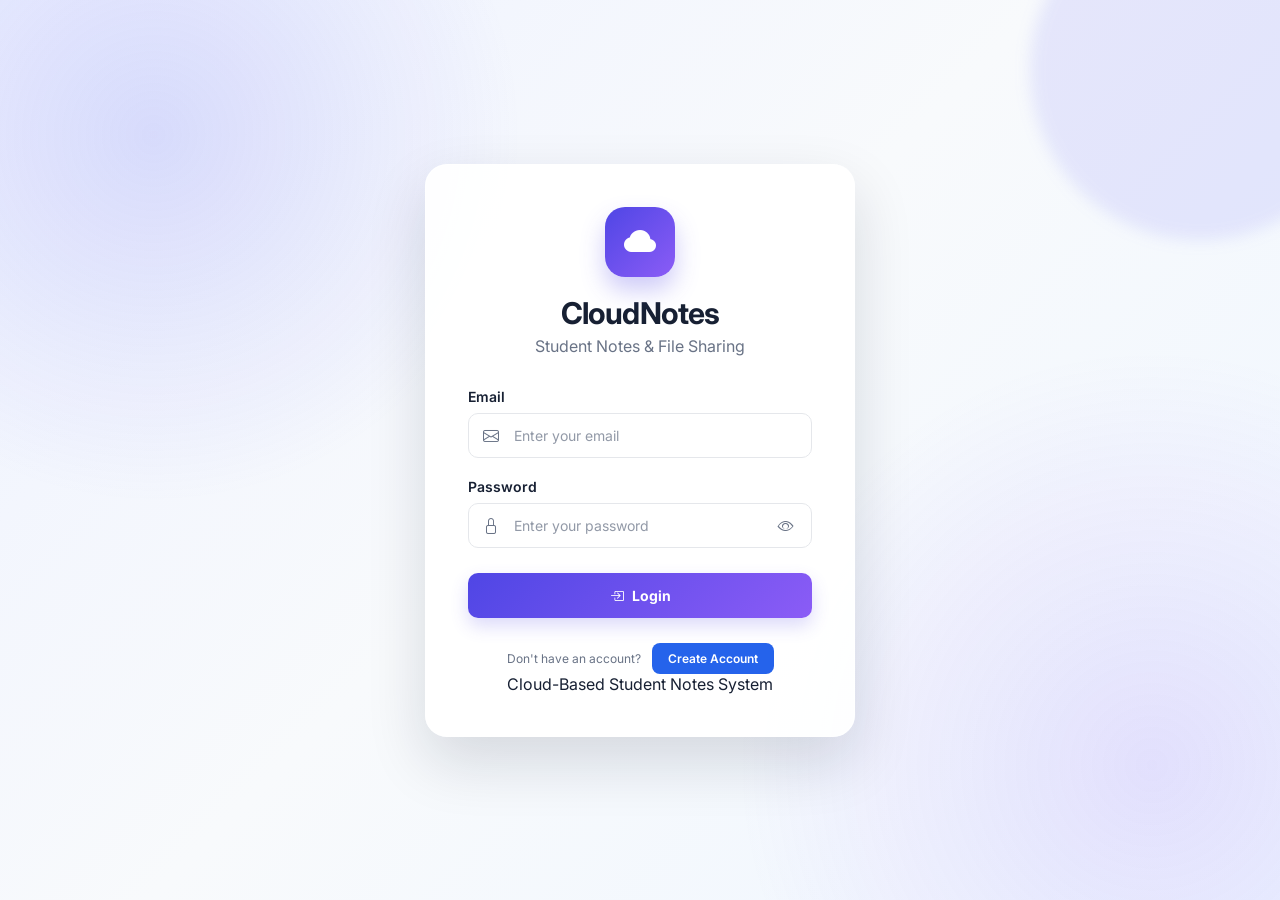
<file: frontend/upload.html>
<!DOCTYPE html>
<html lang="en">

<head>

    <meta charset="UTF-8">

    <meta name="viewport" content="width=device-width, initial-scale=1.0">

    <title>CloudNotes | Upload</title>

    <link rel="stylesheet" href="https://cdn.jsdelivr.net/npm/bootstrap-icons@1.11.3/font/bootstrap-icons.min.css">

    <link rel="stylesheet" href="css/style.css">

</head>

<body>

    <div class="app">

        <!-- SIDEBAR -->

        <aside class="sidebar" id="sidebar">

            <div class="sidebar-brand">

                <div class="brand-icon">
                    <i class="bi bi-cloud-fill"></i>
                </div>

                <div>

                    <h2>CloudNotes</h2>

                    <span>Student Portal</span>

                </div>

            </div>


            <nav class="sidebar-nav">

                <a href="dashboard.html" class="nav-link">

                    <i class="bi bi-grid"></i>
                    <span>Dashboard</span>

                </a>

                <a href="files.html" class="nav-link">

                    <i class="bi bi-folder2-open"></i>
                    <span>My Notes</span>

                </a>

                <a href="upload.html" class="nav-link active">

                    <i class="bi bi-cloud-upload"></i>
                    <span>Upload Notes</span>

                </a>

                <a href="about.html" class="nav-link active">
                    <i class="bi bi-stars"></i>
                    <span>CloudVerse</span>
                </a>

            </nav>


            <div class="sidebar-bottom">

                <button class="nav-link theme-btn" onclick="toggleTheme()">

                    <i class="bi bi-moon-stars"></i>

                    <span>Dark Mode</span>

                </button>

                <button class="nav-link logout-btn" onclick="logout()">

                    <i class="bi bi-box-arrow-left"></i>

                    <span>Logout</span>

                </button>

            </div>

        </aside>


        <main class="main-content">

            <header class="topbar">

                <button class="mobile-menu" onclick="toggleSidebar()">

                    <i class="bi bi-list"></i>

                </button>

                <div>

                    <h1>Upload Notes</h1>

                    <p>
                        Add a new academic document
                    </p>

                </div>

                <div class="topbar-actions">

                    <button class="icon-btn" onclick="toggleTheme()">

                        <i class="bi bi-moon-stars"></i>

                    </button>

                    <div class="user-avatar">
                        IM
                    </div>

                </div>

            </header>


            <section class="content">

                <div class="upload-layout">

                    <div class="form-card">

                        <div class="card-header">

                            <h2>Upload Document</h2>

                            <p>
                                Add information about your note.
                            </p>

                        </div>


                        <form id="uploadForm">

                            <div class="form-row">

                                <div class="form-group">

                                    <label>
                                        Note Title
                                    </label>

                                    <input type="text" id="noteTitle" placeholder="e.g. Cloud Computing Unit 1"
                                        required>

                                </div>


                                <div class="form-group">

                                    <label>
                                        Subject
                                    </label>

                                    <select id="noteSubject" required>

                                        <option value="">
                                            Select Subject
                                        </option>

                                        <option>
                                            Cloud Computing
                                        </option>

                                        <option>
                                            Python
                                        </option>

                                        <option>
                                            DBMS
                                        </option>

                                        <option>
                                            Machine Learning
                                        </option>

                                        <option>
                                            Other
                                        </option>

                                    </select>

                                </div>

                            </div>


                            <div class="form-group">

                                <label>
                                    Description
                                </label>

                                <textarea id="noteDescription" rows="4" placeholder="Short description..."></textarea>

                            </div>


                            <div class="form-group">

                                <label>
                                    Select PDF
                                </label>

                                <div class="upload-zone" id="uploadZone">

                                    <i class="bi bi-cloud-arrow-up"></i>

                                    <h3>
                                        Choose a file
                                    </h3>

                                    <p>
                                        PDF files up to 10 MB
                                    </p>

                                    <input type="file" id="noteFile" accept=".pdf" required>

                                </div>

                                <div id="selectedFile" class="selected-file">

                                </div>

                            </div>


                            <div id="uploadMessage" class="message">

                            </div>


                            <div class="form-actions">

                                <a href="files.html" class="btn btn-secondary">

                                    Cancel

                                </a>

                                <button type="submit" class="btn btn-primary">

                                    <i class="bi bi-cloud-upload"></i>

                                    Upload Note

                                </button>

                            </div>

                        </form>

                    </div>


                    <!-- INFORMATION -->

                    <div class="info-card">

                        <div class="info-icon">

                            <i class="bi bi-cloud-check"></i>

                        </div>

                        <h2>Cloud Storage</h2>

                        <p>
                            Your notes will be securely stored
                            in cloud storage.
                        </p>

                        <div class="info-list">

                            <div>
                                <i class="bi bi-check-circle"></i>
                                PDF documents
                            </div>

                            <div>
                                <i class="bi bi-check-circle"></i>
                                Easy access
                            </div>

                            <div>
                                <i class="bi bi-check-circle"></i>
                                Secure storage
                            </div>

                            <div>
                                <i class="bi bi-check-circle"></i>
                                Download anytime
                            </div>

                        </div>

                    </div>

                </div>

            </section>

        </main>

    </div>


    <script src="js/app.js"></script>

</body>

</html>
</file>
<file: frontend/css/style.css>
@import url("https://fonts.googleapis.com/css2?family=Inter:wght@400;500;600;700;800&display=swap");

* {
    margin: 0;
    padding: 0;
    box-sizing: border-box;
}

:root {
    --primary: #4f46e5;
    --primary-dark: #3730a3;
    --primary-light: #eef2ff;
    --accent: #8b5cf6;

    --background: #f5f7fb;
    --surface: #ffffff;
    --surface-muted: #f8fafc;
    --input-bg: #ffffff;

    --text: #172033;
    --muted: #697386;
    --border: #e5e7eb;

    --sidebar: #10172a;
    --sidebar-hover: rgba(255, 255, 255, 0.09);

    --success: #16a34a;
    --danger: #dc2626;
    --warning: #f59e0b;

    --blue-soft: #e8efff;
    --green-soft: #dcfce7;
    --purple-soft: #f0eaff;
    --orange-soft: #fff0df;
    --red-soft: #fee2e2;

    --login-bg:
        radial-gradient(circle at 12% 15%, rgba(99, 102, 241, 0.18), transparent 27%),
        radial-gradient(circle at 90% 85%, rgba(139, 92, 246, 0.15), transparent 30%),
        linear-gradient(135deg, #eef2ff 0%, #f8fafc 48%, #eff6ff 100%);

    --shadow-sm: 0 4px 14px rgba(15, 23, 42, 0.06);
    --shadow: 0 12px 32px rgba(15, 23, 42, 0.08);
    --shadow-lg: 0 25px 60px rgba(15, 23, 42, 0.14);
    --shadow-primary: 0 12px 28px rgba(79, 70, 229, 0.25);

    --radius-sm: 10px;
    --radius: 16px;
    --radius-lg: 22px;

    --ease-out: cubic-bezier(0.16, 1, 0.3, 1);
    --ease-spring: cubic-bezier(0.34, 1.56, 0.64, 1);
    --transition-fast: 180ms var(--ease-out);
    --transition: 320ms var(--ease-out);
    --transition-slow: 550ms var(--ease-out);
}

/* =========================
   DARK MODE
========================= */

body.dark {
    --background: #0b1120;
    --surface: #111b2e;
    --surface-muted: #18243a;
    --input-bg: #0e1728;

    --text: #edf2f7;
    --muted: #9aa9bd;
    --border: #26364f;

    --sidebar: #070d19;
    --sidebar-hover: rgba(255, 255, 255, 0.08);

    --blue-soft: rgba(79, 70, 229, 0.18);
    --green-soft: rgba(22, 163, 74, 0.16);
    --purple-soft: rgba(139, 92, 246, 0.16);
    --orange-soft: rgba(245, 158, 11, 0.15);
    --red-soft: rgba(220, 38, 38, 0.16);

    --login-bg:
        radial-gradient(circle at 12% 15%, rgba(99, 102, 241, 0.2), transparent 26%),
        radial-gradient(circle at 90% 85%, rgba(139, 92, 246, 0.16), transparent 30%),
        linear-gradient(135deg, #070d19 0%, #0b1120 52%, #111b2e 100%);

    --shadow-sm: 0 4px 16px rgba(0, 0, 0, 0.2);
    --shadow: 0 14px 35px rgba(0, 0, 0, 0.26);
    --shadow-lg: 0 28px 65px rgba(0, 0, 0, 0.4);
}

/* =========================
   GLOBAL
========================= */

html {
    scroll-behavior: smooth;
}

body {
    min-height: 100vh;
    overflow-x: hidden;
    font-family: "Inter", Arial, sans-serif;
    background: var(--background);
    color: var(--text);
    transition:
        background-color var(--transition-slow),
        color var(--transition-slow);
}

body::after {
    content: "";
    position: fixed;
    top: 50%;
    left: 50%;
    width: 170vmax;
    height: 170vmax;
    pointer-events: none;
    border-radius: 50%;
    z-index: 9999;
    opacity: 0;
    transform: translate(-50%, -50%) scale(0);
}

body.dark::after {
    background:
        radial-gradient(circle, rgba(99, 102, 241, 0.42) 0%, rgba(79, 70, 229, 0.18) 34%, transparent 68%);
    animation: darkThemeWave 850ms var(--ease-out) forwards;
}

body:not(.dark)::after {
    background:
        radial-gradient(circle, rgba(255, 255, 255, 0.95) 0%, rgba(224, 231, 255, 0.52) 35%, transparent 68%);
    animation: lightThemeWave 850ms var(--ease-out) forwards;
}

a {
    color: inherit;
    text-decoration: none;
}

button,
input,
select,
textarea {
    font: inherit;
}

button {
    -webkit-tap-highlight-color: transparent;
}

button,
.btn,
.icon-btn,
.nav-link,
.action-btn,
.password-toggle,
.upload-zone {
    transition:
        transform var(--transition-fast),
        background-color var(--transition),
        border-color var(--transition),
        color var(--transition),
        box-shadow var(--transition),
        opacity var(--transition);
}

input,
select,
textarea {
    width: 100%;
    border: 1px solid var(--border);
    border-radius: var(--radius-sm);
    outline: none;
    padding: 13px 14px;
    background: var(--input-bg);
    color: var(--text);
    font-size: 14px;
    transition:
        background-color var(--transition),
        border-color var(--transition),
        color var(--transition),
        box-shadow var(--transition),
        transform var(--transition-fast);
}

input::placeholder,
textarea::placeholder {
    color: var(--muted);
    opacity: 0.72;
}

input:hover,
select:hover,
textarea:hover {
    border-color: color-mix(in srgb, var(--primary) 35%, var(--border));
}

input:focus,
select:focus,
textarea:focus {
    border-color: var(--primary);
    box-shadow: 0 0 0 4px rgba(79, 70, 229, 0.12);
}

input:focus-visible,
select:focus-visible,
textarea:focus-visible,
button:focus-visible,
a:focus-visible {
    outline: 3px solid rgba(79, 70, 229, 0.35);
    outline-offset: 3px;
}

/* =========================
   LOGIN
========================= */

.login-page {
    position: relative;
    min-height: 100vh;
    display: flex;
    align-items: center;
    justify-content: center;
    overflow: hidden;
    padding: 20px;
    background: var(--login-bg);
    transition: background var(--transition-slow);
}

.login-page::before,
.login-page::after {
    content: "";
    position: absolute;
    border-radius: 50%;
    filter: blur(8px);
    pointer-events: none;
}

.login-page::before {
    width: 340px;
    height: 340px;
    top: -100px;
    right: -90px;
    background: rgba(99, 102, 241, 0.13);
    animation: floatBlob 9s ease-in-out infinite alternate;
}

.login-page::after {
    width: 260px;
    height: 260px;
    bottom: -120px;
    left: -60px;
    background: rgba(139, 92, 246, 0.12);
    animation: floatBlob 11s ease-in-out infinite alternate-reverse;
}

.login-container {
    position: relative;
    z-index: 1;
    width: 100%;
    max-width: 430px;
    animation: loginEnter 720ms var(--ease-out) both;
}

.login-card {
    padding: 42px;
    overflow: hidden;
    text-align: center;
    border: 1px solid rgba(255, 255, 255, 0.5);
    border-radius: var(--radius-lg);
    background: color-mix(in srgb, var(--surface) 93%, transparent);
    box-shadow: var(--shadow-lg);
    backdrop-filter: blur(18px);
    -webkit-backdrop-filter: blur(18px);
    transition:
        background-color var(--transition-slow),
        border-color var(--transition-slow),
        box-shadow var(--transition);
}

body.dark .login-card {
    border-color: rgba(148, 163, 184, 0.16);
}

.login-card:hover {
    box-shadow: 0 30px 72px rgba(15, 23, 42, 0.18);
}

.brand-logo {
    width: 70px;
    height: 70px;
    display: flex;
    align-items: center;
    justify-content: center;
    margin: 0 auto 18px;
    border-radius: 20px;
    background: linear-gradient(135deg, var(--primary), var(--accent));
    box-shadow: 0 13px 25px rgba(79, 70, 229, 0.28);
    color: #fff;
    font-size: 32px;
    animation: logoPop 700ms 180ms var(--ease-spring) both;
}

.login-card h1 {
    margin-bottom: 5px;
    font-size: 30px;
    letter-spacing: -0.8px;
}

.login-subtitle {
    margin-bottom: 32px;
    color: var(--muted);
}

.form-group {
    margin-bottom: 20px;
    text-align: left;
}

.form-group label {
    display: block;
    margin-bottom: 8px;
    color: var(--text);
    font-size: 14px;
    font-weight: 600;
}

.input-wrapper {
    position: relative;
}

.input-wrapper > i {
    position: absolute;
    top: 50%;
    left: 15px;
    z-index: 1;
    color: var(--muted);
    transform: translateY(-50%);
    transition: color var(--transition);
}

.input-wrapper:focus-within > i {
    color: var(--primary);
}

.input-wrapper input {
    padding-right: 45px;
    padding-left: 45px;
}

.password-toggle {
    position: absolute;
    top: 50%;
    right: 10px;
    display: grid;
    width: 32px;
    height: 32px;
    place-items: center;
    border: none;
    border-radius: 8px;
    background: transparent;
    color: var(--muted);
    cursor: pointer;
    transform: translateY(-50%);
}

.password-toggle:hover {
    background: var(--primary-light);
    color: var(--primary);
}

.password-toggle:active {
    transform: translateY(-50%) scale(0.9);
}

.btn {
    position: relative;
    display: inline-flex;
    align-items: center;
    justify-content: center;
    gap: 8px;
    overflow: hidden;
    border: none;
    border-radius: var(--radius-sm);
    padding: 12px 18px;
    cursor: pointer;
    font-size: 14px;
    font-weight: 700;
    isolation: isolate;
}

.btn::before {
    content: "";
    position: absolute;
    inset: 0;
    z-index: -1;
    background: linear-gradient(105deg, transparent 30%, rgba(255, 255, 255, 0.24) 48%, transparent 66%);
    transform: translateX(-120%);
    transition: transform 600ms var(--ease-out);
}

.btn:hover::before {
    transform: translateX(120%);
}

.btn:active {
    transform: translateY(1px) scale(0.98);
}

.btn-primary {
    background: linear-gradient(135deg, var(--primary), var(--accent));
    box-shadow: 0 8px 18px rgba(79, 70, 229, 0.2);
    color: #fff;
}

.btn-primary:hover {
    box-shadow: var(--shadow-primary);
    transform: translateY(-2px);
}

.btn-secondary {
    border: 1px solid var(--border);
    background: var(--surface-muted);
    color: var(--text);
}

.btn-secondary:hover {
    border-color: color-mix(in srgb, var(--primary) 35%, var(--border));
    background: var(--primary-light);
    color: var(--primary);
    transform: translateY(-1px);
}

.login-btn {
    width: 100%;
    margin-top: 5px;
    padding: 14px;
}

.demo-login {
    margin-top: 25px;
    padding: 15px;
    border: 1px solid color-mix(in srgb, var(--primary) 16%, transparent);
    border-radius: var(--radius-sm);
    background: color-mix(in srgb, var(--primary-light) 75%, transparent);
    color: var(--muted);
    font-size: 13px;
    transition: background-color var(--transition), border-color var(--transition);
}

.demo-login strong {
    display: block;
    margin-bottom: 5px;
    color: var(--primary);
}

.demo-login p {
    margin: 3px;
}

.login-footer {
    margin-top: 25px;
    color: var(--muted);
    font-size: 12px;
}

/* =========================
   APP
========================= */

.app {
    display: flex;
    min-height: 100vh;
    animation: appReveal 650ms var(--ease-out) both;
}

.app.is-logging-out {
    pointer-events: none;
    animation: appExit 450ms var(--ease-out) forwards;
}

/* =========================
   SIDEBAR
========================= */

.sidebar {
    position: fixed;
    top: 0;
    bottom: 0;
    left: 0;
    z-index: 100;
    display: flex;
    width: 250px;
    flex-direction: column;
    overflow: hidden;
    background:
        radial-gradient(circle at 20% 0%, rgba(99, 102, 241, 0.22), transparent 32%),
        var(--sidebar);
    box-shadow: 8px 0 30px rgba(15, 23, 42, 0.08);
    color: #fff;
    transition:
        transform var(--transition),
        background-color var(--transition-slow),
        box-shadow var(--transition);
    animation: sidebarEnter 650ms var(--ease-out) both;
}

.sidebar-brand {
    display: flex;
    align-items: center;
    gap: 12px;
    padding: 25px 20px;
    border-bottom: 1px solid rgba(255, 255, 255, 0.08);
}

.brand-icon {
    display: flex;
    width: 42px;
    height: 42px;
    align-items: center;
    justify-content: center;
    border-radius: 13px;
    background: linear-gradient(135deg, var(--primary), var(--accent));
    box-shadow: 0 8px 18px rgba(79, 70, 229, 0.3);
    font-size: 20px;
}

.sidebar-brand h2 {
    font-size: 18px;
    letter-spacing: -0.35px;
}

.sidebar-brand span {
    display: block;
    margin-top: 2px;
    color: #94a3b8;
    font-size: 11px;
}

.sidebar-nav {
    flex: 1;
    padding: 20px 12px;
}

.nav-link {
    position: relative;
    display: flex;
    width: 100%;
    align-items: center;
    gap: 13px;
    margin-bottom: 5px;
    padding: 12px 14px;
    border: none;
    border-radius: 10px;
    background: transparent;
    color: #cbd5e1;
    cursor: pointer;
    font-size: 14px;
    text-align: left;
}

.nav-link::before {
    content: "";
    position: absolute;
    left: 0;
    width: 4px;
    height: 0;
    border-radius: 0 5px 5px 0;
    background: #fff;
    transition: height var(--transition-fast);
}

.nav-link i {
    font-size: 18px;
    transition: transform var(--transition-fast);
}

.nav-link:hover {
    background: var(--sidebar-hover);
    color: #fff;
    transform: translateX(3px);
}

.nav-link:hover i {
    transform: scale(1.08);
}

.nav-link.active {
    background: linear-gradient(135deg, var(--primary), #665cf0);
    box-shadow: 0 8px 17px rgba(79, 70, 229, 0.24);
    color: #fff;
}

.nav-link.active::before {
    height: 22px;
}

.sidebar-bottom {
    padding: 15px 12px;
    border-top: 1px solid rgba(255, 255, 255, 0.08);
}

.logout-btn:hover {
    background: rgba(220, 38, 38, 0.2);
    color: #fecaca;
}

.logout-btn:active {
    transform: translateX(-2px) scale(0.98);
}

/* =========================
   MAIN
========================= */

.main-content {
    width: calc(100% - 250px);
    min-height: 100vh;
    margin-left: 250px;
    background:
        radial-gradient(circle at 95% 2%, color-mix(in srgb, var(--primary) 6%, transparent), transparent 25%),
        var(--background);
    transition:
        background var(--transition-slow),
        color var(--transition-slow);
}

.topbar {
    position: sticky;
    top: 0;
    z-index: 50;
    display: flex;
    height: 80px;
    align-items: center;
    justify-content: space-between;
    padding: 0 32px;
    border-bottom: 1px solid var(--border);
    background: color-mix(in srgb, var(--surface) 88%, transparent);
    backdrop-filter: blur(16px);
    -webkit-backdrop-filter: blur(16px);
    transition:
        background-color var(--transition-slow),
        border-color var(--transition-slow),
        box-shadow var(--transition);
}

.topbar h1 {
    margin-bottom: 3px;
    font-size: 22px;
    letter-spacing: -0.5px;
}

.topbar p {
    color: var(--muted);
    font-size: 13px;
}

.topbar-actions {
    display: flex;
    align-items: center;
    gap: 12px;
}

.icon-btn {
    display: grid;
    width: 40px;
    height: 40px;
    place-items: center;
    border: 1px solid var(--border);
    border-radius: var(--radius-sm);
    background: var(--surface);
    color: var(--text);
    cursor: pointer;
    font-size: 17px;
}

.icon-btn:hover {
    border-color: color-mix(in srgb, var(--primary) 35%, var(--border));
    background: var(--primary-light);
    box-shadow: var(--shadow-sm);
    color: var(--primary);
    transform: translateY(-2px);
}

.icon-btn:active {
    transform: translateY(0) scale(0.92);
}

.icon-btn i {
    transition: transform 500ms var(--ease-spring);
}

.icon-btn:hover i {
    transform: rotate(15deg) scale(1.1);
}

.user-avatar {
    display: flex;
    width: 40px;
    height: 40px;
    align-items: center;
    justify-content: center;
    border: 2px solid color-mix(in srgb, var(--primary) 20%, transparent);
    border-radius: 50%;
    background: linear-gradient(135deg, var(--primary), var(--accent));
    box-shadow: 0 6px 14px rgba(79, 70, 229, 0.2);
    color: #fff;
    font-size: 13px;
    font-weight: 800;
    transition: transform var(--transition-fast), box-shadow var(--transition);
}

.user-avatar:hover {
    box-shadow: var(--shadow-primary);
    transform: scale(1.08) rotate(5deg);
}

.mobile-menu {
    display: none;
    border: none;
    background: transparent;
    color: var(--text);
    cursor: pointer;
    font-size: 25px;
}

/* =========================
   CONTENT
========================= */

.content {
    padding: 30px;
    animation: contentEnter 700ms 100ms var(--ease-out) both;
}

.section-header,
.page-actions {
    display: flex;
    align-items: center;
    justify-content: space-between;
    margin-bottom: 18px;
}

.section-header h2,
.page-actions h2 {
    margin-bottom: 4px;
    font-size: 18px;
    letter-spacing: -0.35px;
}

.section-header p,
.page-actions p {
    color: var(--muted);
    font-size: 13px;
}

.view-all {
    position: relative;
    color: var(--primary);
    font-size: 13px;
    font-weight: 700;
}

.view-all::after {
    content: "";
    position: absolute;
    right: 0;
    bottom: -3px;
    left: 0;
    height: 2px;
    border-radius: 4px;
    background: currentColor;
    transform: scaleX(0);
    transform-origin: right;
    transition: transform var(--transition);
}

.view-all:hover::after {
    transform: scaleX(1);
    transform-origin: left;
}

/* =========================
   STATS
========================= */

.stats-grid {
    display: grid;
    grid-template-columns: repeat(4, 1fr);
    gap: 18px;
    margin-bottom: 35px;
}

.stat-card {
    display: flex;
    align-items: center;
    gap: 15px;
    padding: 20px;
    border: 1px solid var(--border);
    border-radius: var(--radius);
    background: var(--surface);
    box-shadow: var(--shadow);
    transition:
        transform var(--transition),
        background-color var(--transition-slow),
        border-color var(--transition),
        box-shadow var(--transition);
    animation: cardEnter 550ms var(--ease-out) both;
}

.stat-card:nth-child(1) { animation-delay: 80ms; }
.stat-card:nth-child(2) { animation-delay: 150ms; }
.stat-card:nth-child(3) { animation-delay: 220ms; }
.stat-card:nth-child(4) { animation-delay: 290ms; }

.stat-card:hover {
    border-color: color-mix(in srgb, var(--primary) 32%, var(--border));
    box-shadow: 0 18px 35px rgba(15, 23, 42, 0.12);
    transform: translateY(-5px);
}

.stat-icon {
    display: flex;
    width: 48px;
    height: 48px;
    flex-shrink: 0;
    align-items: center;
    justify-content: center;
    border-radius: 13px;
    font-size: 21px;
    transition: transform var(--transition) , box-shadow var(--transition);
}

.stat-card:hover .stat-icon {
    box-shadow: 0 8px 16px rgba(15, 23, 42, 0.1);
    transform: scale(1.08) rotate(-5deg);
}

.stat-icon.blue {
    background: var(--blue-soft);
    color: #3b5bdb;
}

.stat-icon.green {
    background: var(--green-soft);
    color: var(--success);
}

.stat-icon.purple {
    background: var(--purple-soft);
    color: var(--accent);
}

.stat-icon.orange {
    background: var(--orange-soft);
    color: #ea580c;
}

.stat-card span {
    color: var(--muted);
    font-size: 12px;
}

.stat-card h2 {
    margin-top: 4px;
    font-size: 25px;
    letter-spacing: -0.8px;
}

/* =========================
   QUICK CARDS
========================= */

.quick-grid {
    display: grid;
    grid-template-columns: repeat(2, 1fr);
    gap: 18px;
    margin-bottom: 35px;
}

.quick-card {
    display: flex;
    align-items: center;
    gap: 15px;
    padding: 20px;
    border: 1px solid var(--border);
    border-radius: var(--radius);
    background: var(--surface);
    box-shadow: var(--shadow);
    transition:
        transform var(--transition),
        background-color var(--transition-slow),
        border-color var(--transition),
        box-shadow var(--transition);
    animation: cardEnter 600ms 300ms var(--ease-out) both;
}

.quick-card:hover {
    border-color: color-mix(in srgb, var(--primary) 42%, var(--border));
    box-shadow: 0 18px 35px rgba(15, 23, 42, 0.12);
    transform: translateY(-5px);
}

.quick-icon {
    display: flex;
    width: 45px;
    height: 45px;
    flex-shrink: 0;
    align-items: center;
    justify-content: center;
    border-radius: 12px;
    background: var(--blue-soft);
    color: var(--primary);
    font-size: 20px;
    transition: transform var(--transition) , background-color var(--transition);
}

.quick-card:hover .quick-icon {
    background: var(--primary);
    color: #fff;
    transform: rotate(-8deg) scale(1.08);
}

.quick-card h3 {
    margin-bottom: 3px;
    font-size: 15px;
}

.quick-card p {
    color: var(--muted);
    font-size: 12px;
}

.quick-card > i {
    margin-left: auto;
    color: var(--muted);
    transition: color var(--transition), transform var(--transition);
}

.quick-card:hover > i {
    color: var(--primary);
    transform: translateX(4px);
}

/* =========================
   TABLE
========================= */

.table-card {
    overflow: hidden;
    border: 1px solid var(--border);
    border-radius: var(--radius);
    background: var(--surface);
    box-shadow: var(--shadow);
    transition:
        background-color var(--transition-slow),
        border-color var(--transition),
        box-shadow var(--transition);
    animation: cardEnter 650ms 380ms var(--ease-out) both;
}

.table-responsive {
    overflow-x: auto;
}

.table-responsive::-webkit-scrollbar {
    width: 7px;
    height: 7px;
}

.table-responsive::-webkit-scrollbar-thumb {
    border-radius: 10px;
    background: color-mix(in srgb, var(--muted) 38%, transparent);
}

table {
    width: 100%;
    min-width: 700px;
    border-collapse: collapse;
}

th {
    padding: 15px 18px;
    background: color-mix(in srgb, var(--muted) 8%, transparent);
    color: var(--muted);
    font-size: 12px;
    font-weight: 700;
    letter-spacing: 0.2px;
    text-align: left;
}

td {
    padding: 15px 18px;
    border-top: 1px solid var(--border);
    font-size: 13px;
    transition: background-color var(--transition);
}

tbody tr {
    animation: rowEnter 450ms var(--ease-out) both;
}

tbody tr:hover td {
    background: color-mix(in srgb, var(--primary) 4%, transparent);
}

.file-name {
    display: flex;
    align-items: center;
    gap: 10px;
    font-weight: 700;
}

.file-icon {
    display: flex;
    width: 34px;
    height: 34px;
    align-items: center;
    justify-content: center;
    border-radius: 9px;
    background: var(--red-soft);
    color: var(--danger);
    transition: transform var(--transition-fast);
}

tbody tr:hover .file-icon {
    transform: rotate(-6deg) scale(1.08);
}

.badge {
    display: inline-block;
    padding: 5px 9px;
    border-radius: 20px;
    background: var(--blue-soft);
    color: var(--primary);
    font-size: 11px;
    font-weight: 700;
}

.action-btn {
    display: inline-grid;
    width: 34px;
    height: 34px;
    place-items: center;
    margin-right: 4px;
    border: none;
    border-radius: 9px;
    background: transparent;
    cursor: pointer;
    font-size: 17px;
}

.action-btn:hover {
    background: var(--surface-muted);
    transform: translateY(-2px);
}

.action-btn:active {
    transform: scale(0.9);
}

.download-btn {
    color: var(--primary);
}

.download-btn:hover {
    background: var(--blue-soft);
}

.delete-btn {
    color: var(--danger);
}

.delete-btn:hover {
    background: var(--red-soft);
}

/* Add .is-removing before deleting an item with JavaScript */
tbody tr.is-removing,
.quick-card.is-removing,
.stat-card.is-removing {
    pointer-events: none;
    animation: itemRemove 420ms var(--ease-out) forwards;
}

/* =========================
   FILTER
========================= */

.filter-card {
    display: flex;
    gap: 12px;
    margin-bottom: 20px;
    padding: 15px;
    border: 1px solid var(--border);
    border-radius: var(--radius);
    background: var(--surface);
    box-shadow: var(--shadow-sm);
    transition:
        background-color var(--transition-slow),
        border-color var(--transition),
        box-shadow var(--transition);
    animation: cardEnter 500ms var(--ease-out) both;
}

.filter-card:focus-within {
    border-color: color-mix(in srgb, var(--primary) 35%, var(--border));
    box-shadow: 0 8px 24px rgba(79, 70, 229, 0.09);
}

.search-box {
    position: relative;
    flex: 1;
}

.search-box i {
    position: absolute;
    top: 50%;
    left: 14px;
    color: var(--muted);
    transform: translateY(-50%);
    transition: color var(--transition);
}

.search-box:focus-within i {
    color: var(--primary);
}

.search-box input {
    padding-left: 40px;
}

.filter-card select {
    width: 220px;
}

/* =========================
   UPLOAD
========================= */

.upload-layout {
    display: grid;
    max-width: 1050px;
    grid-template-columns: 1fr 320px;
    gap: 25px;
}

.form-card,
.info-card {
    padding: 25px;
    border: 1px solid var(--border);
    border-radius: var(--radius);
    background: var(--surface);
    box-shadow: var(--shadow);
    transition:
        transform var(--transition),
        background-color var(--transition-slow),
        border-color var(--transition),
        box-shadow var(--transition);
    animation: cardEnter 600ms var(--ease-out) both;
}

.info-card {
    animation-delay: 120ms;
}

.form-card:hover,
.info-card:hover {
    box-shadow: 0 18px 38px rgba(15, 23, 42, 0.11);
}

.card-header {
    margin-bottom: 25px;
}

.card-header h2 {
    margin-bottom: 5px;
    font-size: 18px;
    letter-spacing: -0.35px;
}

.card-header p {
    color: var(--muted);
    font-size: 13px;
}

.form-row {
    display: grid;
    grid-template-columns: 1fr 1fr;
    gap: 15px;
}

textarea {
    min-height: 110px;
    resize: vertical;
}

.upload-zone {
    position: relative;
    overflow: hidden;
    padding: 35px 20px;
    border: 2px dashed color-mix(in srgb, var(--muted) 35%, transparent);
    border-radius: 14px;
    background: color-mix(in srgb, var(--surface-muted) 60%, transparent);
    cursor: pointer;
    text-align: center;
}

.upload-zone::before {
    content: "";
    position: absolute;
    inset: -100%;
    background: linear-gradient(115deg, transparent 42%, rgba(79, 70, 229, 0.1) 50%, transparent 58%);
    transform: translateX(-45%);
    transition: transform 900ms var(--ease-out);
}

.upload-zone:hover,
.upload-zone.dragging {
    border-color: var(--primary);
    background: color-mix(in srgb, var(--primary) 5%, var(--surface));
    box-shadow: inset 0 0 0 1px rgba(79, 70, 229, 0.08);
    transform: translateY(-2px);
}

.upload-zone:hover::before,
.upload-zone.dragging::before {
    transform: translateX(45%);
}

.upload-zone i,
.upload-zone h3,
.upload-zone p,
.upload-zone input {
    position: relative;
    z-index: 1;
}

.upload-zone i {
    display: inline-block;
    color: var(--primary);
    font-size: 35px;
    transition: transform var(--transition), color var(--transition);
}

.upload-zone:hover i,
.upload-zone.dragging i {
    color: var(--accent);
    transform: translateY(-4px) scale(1.12);
}

.upload-zone h3 {
    margin: 10px 0 5px;
    font-size: 15px;
}

.upload-zone p {
    margin-bottom: 15px;
    color: var(--muted);
    font-size: 12px;
}

.upload-zone input {
    max-width: 300px;
    padding: 8px;
    cursor: pointer;
}

.selected-file {
    margin-top: 10px;
    color: var(--success);
    font-size: 13px;
    font-weight: 600;
    animation: messageEnter 360ms var(--ease-out) both;
}

.form-actions {
    display: flex;
    justify-content: flex-end;
    gap: 10px;
    margin-top: 25px;
}

/* =========================
   INFO CARD
========================= */

.info-card {
    height: fit-content;
}

.info-icon {
    display: flex;
    width: 55px;
    height: 55px;
    align-items: center;
    justify-content: center;
    margin-bottom: 18px;
    border-radius: 16px;
    background: var(--blue-soft);
    color: var(--primary);
    font-size: 25px;
    transition: transform var(--transition), background-color var(--transition);
}

.info-card:hover .info-icon {
    background: var(--primary);
    color: #fff;
    transform: rotate(-8deg) scale(1.08);
}

.info-card h2 {
    margin-bottom: 8px;
    font-size: 18px;
}

.info-card > p {
    margin-bottom: 20px;
    color: var(--muted);
    font-size: 13px;
    line-height: 1.6;
}

.info-list div {
    display: flex;
    gap: 8px;
    padding: 9px 0;
    font-size: 13px;
    transition: transform var(--transition-fast), color var(--transition);
}

.info-list div:hover {
    color: var(--primary);
    transform: translateX(4px);
}

.info-list i {
    color: var(--success);
}

/* =========================
   MESSAGE & EMPTY
========================= */

.message {
    margin-top: 12px;
    font-size: 13px;
    font-weight: 600;
    animation: messageEnter 360ms var(--ease-out) both;
}

.message.success {
    color: var(--success);
}

.message.error {
    color: var(--danger);
}

.empty-state {
    display: none;
    padding: 60px 20px;
    text-align: center;
    animation: emptyStateEnter 550ms var(--ease-out) both;
}

.empty-state i {
    display: inline-block;
    color: var(--muted);
    font-size: 45px;
    animation: floatIcon 3s ease-in-out infinite;
}

.empty-state h3 {
    margin: 12px 0 5px;
}

.empty-state p {
    margin-bottom: 15px;
    color: var(--muted);
    font-size: 13px;
}

/* =========================
   ANIMATION HOOKS
========================= */

/* Optional classes for JavaScript-triggered add/remove animations */
.is-adding,
.card-enter {
    animation: itemAdd 480ms var(--ease-out) both !important;
}

.is-removing,
.card-exit {
    pointer-events: none;
    animation: itemRemove 420ms var(--ease-out) forwards !important;
}

.login-page.is-logging-in {
    animation: pageExit 420ms var(--ease-out) forwards;
}

.login-page.is-logged-out {
    animation: pageEnter 520ms var(--ease-out) both;
}

/* =========================
   KEYFRAMES
========================= */

@keyframes loginEnter {
    from {
        opacity: 0;
        transform: translateY(28px) scale(0.96);
    }

    to {
        opacity: 1;
        transform: translateY(0) scale(1);
    }
}

@keyframes logoPop {
    from {
        opacity: 0;
        transform: scale(0.55) rotate(-14deg);
    }

    to {
        opacity: 1;
        transform: scale(1) rotate(0);
    }
}

@keyframes appReveal {
    from {
        opacity: 0;
        transform: translateY(10px);
    }

    to {
        opacity: 1;
        transform: translateY(0);
    }
}

@keyframes appExit {
    to {
        opacity: 0;
        filter: blur(5px);
        transform: scale(0.985);
    }
}

@keyframes sidebarEnter {
    from {
        opacity: 0;
        transform: translateX(-24px);
    }

    to {
        opacity: 1;
        transform: translateX(0);
    }
}

@keyframes contentEnter {
    from {
        opacity: 0;
        transform: translateY(18px);
    }

    to {
        opacity: 1;
        transform: translateY(0);
    }
}

@keyframes cardEnter {
    from {
        opacity: 0;
        transform: translateY(18px) scale(0.98);
    }

    to {
        opacity: 1;
        transform: translateY(0) scale(1);
    }
}

@keyframes rowEnter {
    from {
        opacity: 0;
        transform: translateX(-12px);
    }

    to {
        opacity: 1;
        transform: translateX(0);
    }
}

@keyframes itemAdd {
    0% {
        opacity: 0;
        transform: translateY(18px) scale(0.96);
    }

    70% {
        transform: translateY(-2px) scale(1.01);
    }

    100% {
        opacity: 1;
        transform: translateY(0) scale(1);
    }
}

@keyframes itemRemove {
    to {
        opacity: 0;
        transform: translateX(18px) scale(0.96);
    }
}

@keyframes messageEnter {
    from {
        opacity: 0;
        transform: translateY(-6px);
    }

    to {
        opacity: 1;
        transform: translateY(0);
    }
}

@keyframes emptyStateEnter {
    from {
        opacity: 0;
        transform: scale(0.96);
    }

    to {
        opacity: 1;
        transform: scale(1);
    }
}

@keyframes floatBlob {
    from {
        transform: translate3d(0, 0, 0) scale(1);
    }

    to {
        transform: translate3d(25px, 20px, 0) scale(1.12);
    }
}

@keyframes floatIcon {
    0%,
    100% {
        transform: translateY(0);
    }

    50% {
        transform: translateY(-8px);
    }
}

@keyframes pageEnter {
    from {
        opacity: 0;
        transform: scale(1.015);
    }

    to {
        opacity: 1;
        transform: scale(1);
    }
}

@keyframes pageExit {
    to {
        opacity: 0;
        transform: scale(0.985);
        filter: blur(4px);
    }
}

@keyframes darkThemeWave {
    0% {
        opacity: 0.85;
        transform: translate(-50%, -50%) scale(0);
    }

    70% {
        opacity: 0.18;
    }

    100% {
        opacity: 0;
        transform: translate(-50%, -50%) scale(1);
    }
}

@keyframes lightThemeWave {
    0% {
        opacity: 0.9;
        transform: translate(-50%, -50%) scale(0);
    }

    70% {
        opacity: 0.2;
    }

    100% {
        opacity: 0;
        transform: translate(-50%, -50%) scale(1);
    }
}

/* =========================
   RESPONSIVE
========================= */

@media (max-width: 1100px) {
    .stats-grid {
        grid-template-columns: repeat(2, 1fr);
    }

    .upload-layout {
        grid-template-columns: 1fr;
    }
}

@media (max-width: 768px) {
    .sidebar {
        transform: translateX(-100%);
        animation: none;
    }

    .sidebar.open {
        box-shadow: 18px 0 45px rgba(15, 23, 42, 0.25);
        transform: translateX(0);
    }

    .main-content {
        width: 100%;
        margin-left: 0;
    }

    .mobile-menu {
        display: block;
    }

    .topbar {
        gap: 12px;
        padding: 0 18px;
    }

    .topbar > div:first-of-type {
        margin-right: auto;
    }

    .content {
        padding: 20px 15px;
    }

    .stats-grid,
    .quick-grid {
        grid-template-columns: 1fr;
    }

    .filter-card,
    .form-actions {
        flex-direction: column;
    }

    .filter-card select,
    .form-actions .btn {
        width: 100%;
    }

    .form-row {
        grid-template-columns: 1fr;
    }

    .page-actions {
        align-items: flex-start;
        gap: 15px;
        flex-direction: column;
    }
}

@media (max-width: 480px) {
    .login-card {
        padding: 30px 20px;
    }

    .topbar h1 {
        font-size: 18px;
    }

    .topbar p,
    .user-avatar {
        display: none;
    }

    .section-header {
        align-items: flex-start;
        gap: 10px;
        flex-direction: column;
    }
}

@media (prefers-reduced-motion: reduce) {
    *,
    *::before,
    *::after {
        scroll-behavior: auto !important;
        animation-duration: 0.01ms !important;
        animation-iteration-count: 1 !important;
        transition-duration: 0.01ms !important;
    }
}


/* Register / Create Account Link */
.login-footer a {
    display: inline-block;
    margin-left: 6px;
    color: #2563eb;
    font-weight: 600;
    text-decoration: none;
    transition: 0.2s ease;
}

.login-footer a:hover {
    color: #1d4ed8;
    text-decoration: underline;
}

/* CREATE ACCOUNT BUTTON */
.login-footer a[href="register.html"] {
    display: inline-block;
    margin-left: 8px;
    padding: 8px 16px;
    border-radius: 8px;
    background: #2563eb;
    color: #ffffff !important;
    font-weight: 600;
    text-decoration: none !important;
    transition: all 0.2s ease;
}

.login-footer a[href="register.html"]:hover {
    background: #1d4ed8;
    color: #ffffff !important;
    transform: translateY(-1px);
}
</file>
